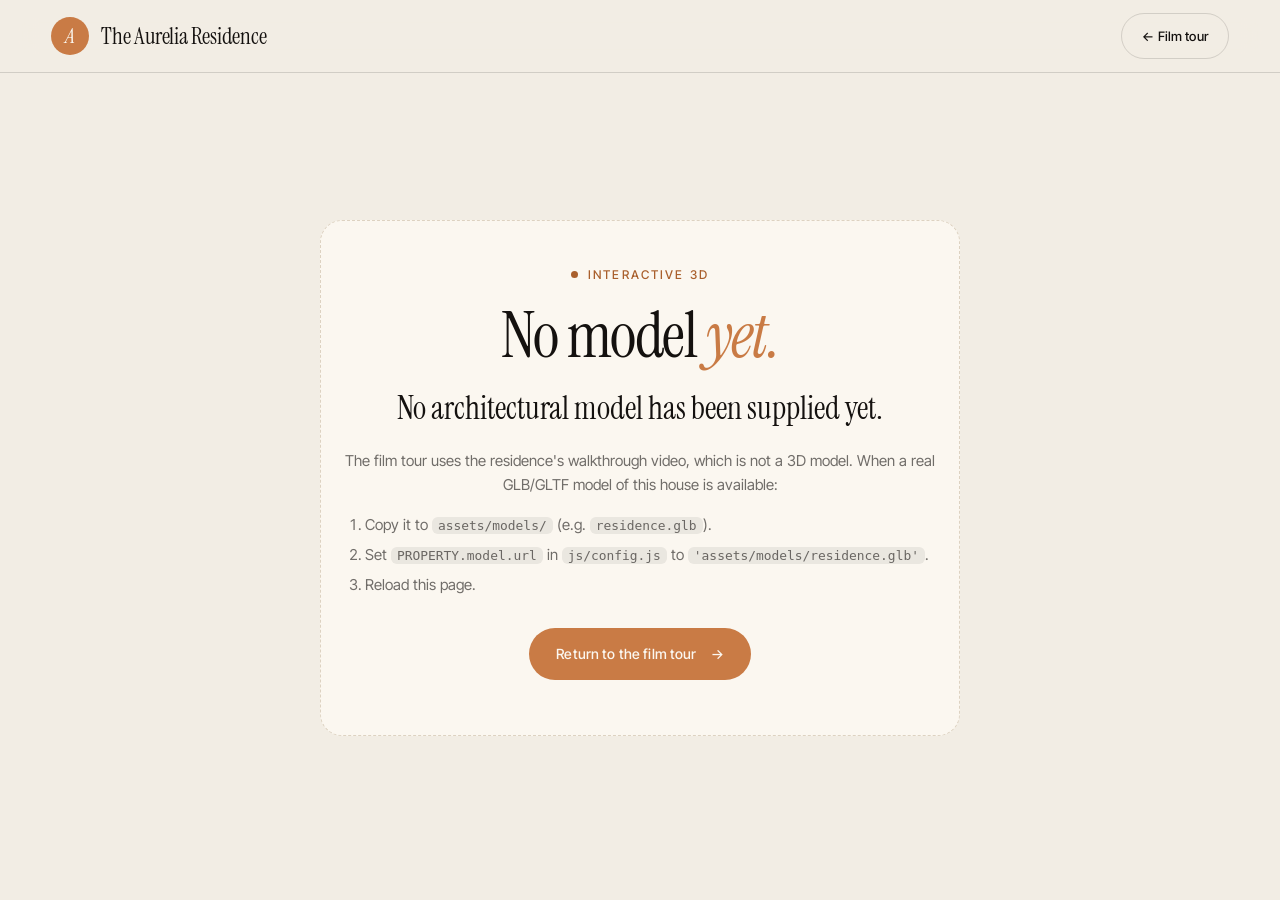
<file: explore-3d.html>
<!doctype html>
<html lang="en">
<head>
  <meta charset="utf-8">
  <meta name="viewport" content="width=device-width, initial-scale=1, viewport-fit=cover">
  <title>3D Model — The Aurelia Residence</title>
  <meta name="theme-color" content="#0f0e0c">
  <link rel="icon" href="data:image/svg+xml,%3Csvg xmlns='http://www.w3.org/2000/svg' viewBox='0 0 32 32'%3E%3Crect width='32' height='32' fill='%230f0e0c'/%3E%3Ctext x='16' y='23' font-family='Georgia,serif' font-size='20' fill='%23c9ab72' text-anchor='middle'%3EA%3C/text%3E%3C/svg%3E">
  <link rel="preconnect" href="https://fonts.googleapis.com">
  <link rel="preconnect" href="https://fonts.gstatic.com" crossorigin>
  <link href="https://fonts.googleapis.com/css2?family=Instrument+Serif:ital@0;1&family=Inter+Tight:wght@300;400;500;600&display=swap" rel="stylesheet">
  <link rel="stylesheet" href="css/styles.css">
  <style>
    body { min-height: 100vh; background: var(--bone); color: var(--ink); }
    .site-nav { grid-template-columns: 1fr auto; }
    .viewer__notice .display { font-size: clamp(40px, 5vw, 72px); margin-bottom: 16px; color: var(--ink); }
    .viewer__notice p:not(.eyebrow), .viewer__notice li { color: var(--muted); }
    .viewer__panel .display { color: var(--ivory); font-size: clamp(36px, 4vw, 60px); }
    .viewer { position: fixed; inset: 0; }
    .viewer canvas { display: block; width: 100%; height: 100%; touch-action: none; }
    .viewer__panel {
      position: fixed; left: var(--gutter); bottom: calc(32px + env(safe-area-inset-bottom));
      max-width: 520px; z-index: 5;
    }
    .viewer__panel p { color: var(--ivory-dim); margin: 16px 0 0; }
    .viewer__notice {
      position: fixed; inset: 0; display: grid; place-items: center; padding: 96px var(--gutter) 40px;
    }
    .viewer__notice .placeholder { max-width: 640px; }
    .viewer__notice ol { text-align: left; margin: 16px 0 0; padding-left: 20px; }
    .viewer__notice li { margin: 6px 0; }
    .viewer__status { position: fixed; right: var(--gutter); bottom: calc(32px + env(safe-area-inset-bottom)); font-size: 11px; letter-spacing: 0.2em; text-transform: uppercase; color: var(--ivory-dim); }
  </style>
  <script type="importmap">
    {
      "imports": {
        "three": "https://cdn.jsdelivr.net/npm/three@0.160.0/build/three.module.js",
        "three/addons/": "https://cdn.jsdelivr.net/npm/three@0.160.0/examples/jsm/"
      }
    }
  </script>
</head>
<body>
  <header class="site-nav is-light">
    <a class="wordmark" href="index.html" aria-label="Back to the film tour">
      <span class="wordmark__mark" aria-hidden="true" data-mark>A</span>
      <span class="wordmark__name" data-bind="name">The Aurelia Residence</span>
    </a>
    <div class="site-nav__actions">
      <a class="btn btn--pill" href="index.html"><span>&larr; Film tour</span></a>
    </div>
  </header>

  <main>
    <div class="viewer" data-viewer hidden></div>
    <div class="viewer__panel" data-panel hidden>
      <p class="eyebrow eyebrow--light">Interactive 3D</p>
      <h1 class="display">Explore the architecture.</h1>
      <p>Drag to orbit, scroll or pinch to zoom, right-drag to pan.</p>
    </div>
    <p class="viewer__status" data-status role="status"></p>

    <section class="viewer__notice" data-notice hidden>
      <div class="placeholder">
        <div>
          <p class="eyebrow">Interactive 3D</p>
          <h1 class="display">No model <em>yet.</em></h1>
          <strong>No architectural model has been supplied yet.</strong>
          <p>The film tour uses the residence's walkthrough video, which is not a 3D model. When a real GLB/GLTF model of this house is available:</p>
          <ol>
            <li>Copy it to <code>assets/models/</code> (e.g. <code>residence.glb</code>).</li>
            <li>Set <code>PROPERTY.model.url</code> in <code>js/config.js</code> to <code>'assets/models/residence.glb'</code>.</li>
            <li>Reload this page.</li>
          </ol>
          <p><a class="btn btn--accent" href="index.html" style="margin-top:16px"><span>Return to the film tour</span><i aria-hidden="true">&rarr;</i></a></p>
        </div>
      </div>
    </section>
  </main>

  <script type="module" src="js/three-viewer.js"></script>
</body>
</html>
</file>
<file: css/styles.css>
/* =========================================================
   The Aurelia Residence — cinematic scroll tour
   Theme: warm bone & copper, cinematic dark film
   ========================================================= */

@property --intro {
  syntax: '<number>';
  inherits: true;
  initial-value: 0;
}

:root {
  --bone: #f2ede4;
  --bone-2: #e8e0d3;
  --bone-3: #ddd2c1;
  --ink: #14110f;
  --ink-2: #221d19;
  --ink-3: #302924;
  --muted: rgba(20, 17, 15, 0.6);
  --line: rgba(20, 17, 15, 0.14);
  --ivory: #fbf7f0;
  --ivory-dim: rgba(251, 247, 240, 0.74);
  --ivory-line: rgba(251, 247, 240, 0.22);
  --copper: #c97b45;
  --copper-deep: #a95f2c;
  --copper-soft: #e8b78f;

  --serif: 'Instrument Serif', 'Cormorant Garamond', Georgia, 'Times New Roman', serif;
  --sans: 'Inter Tight', 'Inter', 'Helvetica Neue', Arial, sans-serif;

  --gutter: clamp(16px, 4vw, 64px);
  --nav-h: 84px;
  --radius: 22px;
  --ease: cubic-bezier(0.22, 1, 0.36, 1);
  --ease-io: cubic-bezier(0.76, 0, 0.24, 1);
  --intro: 0;
}
html.is-ready { --intro: 1; transition: --intro 1.6s var(--ease); }

*, *::before, *::after { box-sizing: border-box; }

html { -webkit-text-size-adjust: 100%; }
html.is-loading, html.is-loading body { overflow: hidden; }

/* Lenis smooth scroll */
html.lenis, html.lenis body { height: auto; }
.lenis.lenis-smooth { scroll-behavior: auto !important; }
.lenis.lenis-smooth [data-lenis-prevent] { overscroll-behavior: contain; }
.lenis.lenis-stopped { overflow: hidden; }

body {
  margin: 0;
  background: var(--ink);
  color: var(--ivory);
  font-family: var(--sans);
  font-weight: 400;
  font-size: 16px;
  line-height: 1.6;
  -webkit-font-smoothing: antialiased;
  overflow-x: clip;
}

img, video { display: block; max-width: 100%; }
a { color: inherit; }
button { font: inherit; color: inherit; }
em { font-style: italic; }

:focus-visible { outline: 2px solid var(--copper); outline-offset: 4px; border-radius: 4px; }

::selection { background: var(--copper); color: var(--ivory); }

.skip-link {
  position: fixed;
  left: var(--gutter);
  top: 12px;
  z-index: 300;
  padding: 10px 18px;
  border-radius: 999px;
  background: var(--ivory);
  color: var(--ink);
  font-size: 13px;
  text-decoration: none;
  transform: translateY(-200%);
  transition: transform 0.3s var(--ease);
}
.skip-link:focus { transform: none; }

.container { width: 100%; max-width: 1440px; margin: 0 auto; padding: 0 var(--gutter); }

/* ---------- Typography ---------- */

.eyebrow {
  display: inline-flex;
  align-items: center;
  gap: 10px;
  margin: 0 0 22px;
  font-size: 12px;
  font-weight: 500;
  letter-spacing: 0.18em;
  text-transform: uppercase;
  color: var(--copper-deep);
}
.eyebrow::before {
  content: '';
  width: 7px;
  height: 7px;
  border-radius: 50%;
  background: currentColor;
}
.eyebrow--light { color: var(--copper-soft); }

.display {
  margin: 0;
  font-family: var(--serif);
  font-weight: 400;
  font-size: clamp(46px, 7.4vw, 124px);
  line-height: 0.95;
  letter-spacing: -0.025em;
}
.display em { color: var(--copper); }
.display--light { color: var(--ivory); }
.display--light em { color: var(--copper-soft); }

.note { margin: 16px 0 0; max-width: 52ch; font-size: 14px; color: var(--muted); }

.tbc {
  display: inline-flex;
  align-items: center;
  padding: 3px 10px;
  border: 1px dashed currentColor;
  border-radius: 999px;
  color: var(--copper-deep);
  font-family: var(--sans);
  font-size: 11px;
  font-weight: 500;
  font-style: normal;
  letter-spacing: 0.1em;
  text-transform: uppercase;
  white-space: nowrap;
  line-height: 1.5;
}
.enquire__overlay .tbc { color: var(--copper-soft); }

code {
  padding: 1px 6px;
  border-radius: 6px;
  background: rgba(20, 17, 15, 0.07);
  font-size: 0.86em;
}

/* ---------- Buttons ---------- */

.btn {
  position: relative;
  display: inline-flex;
  align-items: center;
  justify-content: center;
  gap: 14px;
  min-height: 52px;
  padding: 0 26px;
  border: 1px solid transparent;
  border-radius: 999px;
  background: none;
  font-size: 14px;
  font-weight: 500;
  letter-spacing: 0.01em;
  text-decoration: none;
  cursor: pointer;
  overflow: hidden;
  isolation: isolate;
  transition: color 0.5s var(--ease), border-color 0.5s var(--ease);
}
.btn::before {
  /* fill sweeps up from the bottom on hover */
  content: '';
  position: absolute;
  inset: 0;
  z-index: -1;
  border-radius: inherit;
  transform: translateY(101%);
  transition: transform 0.6s var(--ease);
}
.btn:hover::before, .btn:focus-visible::before { transform: none; }
.btn i { font-style: normal; transition: transform 0.5s var(--ease); }
.btn:hover i { transform: translateX(4px); }
.btn > span, .btn > i { pointer-events: none; }

.btn--accent { background: var(--copper); color: var(--ivory); }
.btn--accent::before { background: var(--ink); }
.btn--lg { min-height: 60px; padding: 0 32px; font-size: 15px; }

.btn--pill { border-color: var(--ivory-line); color: var(--ivory); min-height: 46px; padding: 0 20px; font-size: 13px; }
.btn--pill::before { background: var(--ivory); }
.btn--pill:hover { color: var(--ink); }
.site-nav.is-light .btn--pill { border-color: var(--line); color: var(--ink); }
.site-nav.is-light .btn--pill::before { background: var(--ink); }
.site-nav.is-light .btn--pill:hover { color: var(--ivory); }

.round-btn {
  display: inline-grid;
  place-items: center;
  width: 54px;
  height: 54px;
  flex: none;
  border: 1px solid var(--line);
  border-radius: 50%;
  background: transparent;
  color: var(--ink);
  font-size: 18px;
  cursor: pointer;
  transition: background-color 0.4s var(--ease), color 0.4s var(--ease), border-color 0.4s var(--ease);
}
.round-btn:hover { background: var(--ink); color: var(--ivory); border-color: var(--ink); }
.round-btn--light { background: var(--ink); color: var(--ivory); border-color: var(--ink); }
.round-btn--light:hover { background: var(--copper); border-color: var(--copper); }
.round-btn:disabled { opacity: 0.35; cursor: default; }

/* ---------- Preloader ---------- */

.preloader {
  position: fixed;
  inset: 0;
  z-index: 400;
  display: grid;
  grid-template-rows: auto 1fr auto;
  padding: calc(28px + env(safe-area-inset-top)) var(--gutter) calc(28px + env(safe-area-inset-bottom));
  background: var(--ink);
  color: var(--ivory);
  clip-path: inset(0 0 0 0);
  transition: clip-path 1.2s var(--ease-io);
}
.preloader.is-done { clip-path: inset(0 0 100% 0); pointer-events: none; }
.preloader__top {
  display: flex;
  justify-content: space-between;
  gap: 16px;
  font-size: 12px;
  letter-spacing: 0.16em;
  text-transform: uppercase;
  color: var(--ivory-dim);
}
.preloader__brand { font-family: var(--serif); font-size: 22px; letter-spacing: 0; text-transform: none; color: var(--ivory); }
.preloader__count {
  align-self: end;
  justify-self: end;
  font-family: var(--serif);
  font-size: clamp(110px, 24vw, 360px);
  line-height: 0.8;
  letter-spacing: -0.04em;
  font-variant-numeric: tabular-nums;
  transition: transform 1s var(--ease-io), opacity 0.6s;
}
.preloader__count sup { font-size: 0.25em; vertical-align: top; margin-left: 8px; color: var(--copper); }
.preloader.is-done .preloader__count { transform: translateY(-30%); opacity: 0; }
.preloader__bar { height: 2px; margin-top: 28px; background: var(--ivory-line); overflow: hidden; border-radius: 2px; }
.preloader__bar i { display: block; height: 100%; background: var(--copper); transform-origin: 0 50%; transform: scaleX(0); transition: transform 0.4s var(--ease); }

/* ---------- Cursor ---------- */

.cursor {
  position: fixed;
  left: 0;
  top: 0;
  z-index: 350;
  width: 14px;
  height: 14px;
  margin: -7px 0 0 -7px;
  border-radius: 50%;
  background: var(--ivory);
  mix-blend-mode: difference;
  pointer-events: none;
  opacity: 0;
  display: grid;
  place-items: center;
  transition: width 0.45s var(--ease), height 0.45s var(--ease), margin 0.45s var(--ease), opacity 0.3s, background-color 0.3s;
  will-change: transform;
}
.cursor.is-active { opacity: 1; }
.cursor.is-hover { width: 54px; height: 54px; margin: -27px 0 0 -27px; }
.cursor.has-label {
  width: 92px;
  height: 92px;
  margin: -46px 0 0 -46px;
  background: var(--copper);
  mix-blend-mode: normal;
}
.cursor__label {
  font-size: 12px;
  font-weight: 500;
  letter-spacing: 0.08em;
  text-transform: uppercase;
  color: var(--ivory);
  opacity: 0;
  transition: opacity 0.3s;
}
.cursor.has-label .cursor__label { opacity: 1; }
.cursor.is-down { transform-origin: center; }

/* ---------- Navigation ---------- */

.site-nav {
  position: fixed;
  inset: 0 0 auto 0;
  z-index: 200;
  height: var(--nav-h);
  display: grid;
  grid-template-columns: 1fr auto 1fr;
  align-items: center;
  gap: 24px;
  padding: 0 var(--gutter);
  padding-top: env(safe-area-inset-top);
  color: var(--ivory);
  transition: transform 0.6s var(--ease), background-color 0.5s var(--ease), color 0.5s var(--ease), height 0.5s var(--ease);
}
.site-nav.is-light {
  height: 72px;
  color: var(--ink);
  background: rgba(242, 237, 228, 0.82);
  -webkit-backdrop-filter: blur(16px) saturate(1.4);
  backdrop-filter: blur(16px) saturate(1.4);
  box-shadow: 0 1px 0 var(--line);
}
.site-nav.is-hidden { transform: translateY(-110%); }
html.is-loading .site-nav { transform: translateY(-110%); }

.wordmark { display: flex; align-items: center; gap: 12px; text-decoration: none; justify-self: start; }
.wordmark__mark {
  display: grid;
  place-items: center;
  width: 38px;
  height: 38px;
  border-radius: 50%;
  background: var(--copper);
  color: var(--ivory);
  font-family: var(--serif);
  font-style: italic;
  font-size: 22px;
  line-height: 1;
  transition: transform 0.6s var(--ease);
}
.wordmark:hover .wordmark__mark { transform: rotate(-12deg) scale(1.06); }
.wordmark__name { font-family: var(--serif); font-size: 23px; letter-spacing: -0.01em; }

.site-nav__links { display: flex; gap: 6px; padding: 5px; border-radius: 999px; background: rgba(251, 247, 240, 0.08); -webkit-backdrop-filter: blur(10px); backdrop-filter: blur(10px); border: 1px solid var(--ivory-line); }
.site-nav.is-light .site-nav__links { background: rgba(20, 17, 15, 0.04); border-color: var(--line); }
.site-nav__links a {
  position: relative;
  padding: 8px 16px;
  border-radius: 999px;
  font-size: 13px;
  font-weight: 500;
  text-decoration: none;
  transition: background-color 0.35s var(--ease), color 0.35s var(--ease);
}
.site-nav__links a:hover, .site-nav__links a.is-current { background: var(--ivory); color: var(--ink); }
.site-nav.is-light .site-nav__links a:hover, .site-nav.is-light .site-nav__links a.is-current { background: var(--ink); color: var(--ivory); }

.site-nav__actions { display: flex; align-items: center; gap: 14px; justify-self: end; }

.menu-toggle {
  display: none;
  align-items: center;
  gap: 12px;
  min-height: 46px;
  padding: 0 6px 0 18px;
  border: 1px solid var(--ivory-line);
  border-radius: 999px;
  background: none;
  cursor: pointer;
  font-size: 13px;
  font-weight: 500;
}
.site-nav.is-light .menu-toggle { border-color: var(--line); }
.menu-toggle__icon { display: grid; place-content: center; gap: 5px; width: 34px; height: 34px; border-radius: 50%; background: var(--copper); }
.menu-toggle__icon i { display: block; width: 14px; height: 1.5px; background: var(--ivory); transition: transform 0.45s var(--ease); }
.menu-toggle[aria-expanded='true'] .menu-toggle__icon i:first-child { transform: translateY(3.25px) rotate(45deg); }
.menu-toggle[aria-expanded='true'] .menu-toggle__icon i:last-child { transform: translateY(-3.25px) rotate(-45deg); }

.menu {
  position: fixed;
  inset: 0;
  z-index: 190;
  display: grid;
  grid-template-columns: 1fr 1fr;
  background: var(--ink);
  color: var(--ivory);
  clip-path: inset(0 0 100% 0);
  transition: clip-path 0.9s var(--ease-io);
}
.menu[hidden] { display: none; }
.menu.is-open { clip-path: inset(0 0 0 0); }
.menu__media { position: relative; overflow: hidden; }
.menu__media img { width: 100%; height: 100%; object-fit: cover; opacity: 0.85; transform: scale(1.12); transition: transform 1.6s var(--ease), opacity 0.4s; }
.menu.is-open .menu__media img { transform: scale(1); }
.menu__media img.is-swapping { opacity: 0.2; }
.menu__inner { display: flex; align-items: center; padding: calc(var(--nav-h) + 24px) var(--gutter) 40px; }
.menu__list { list-style: none; margin: 0; padding: 0; width: 100%; }
.menu__list li { overflow: hidden; border-bottom: 1px solid var(--ivory-line); }
.menu__list a {
  display: flex;
  align-items: baseline;
  gap: 22px;
  padding: 10px 0;
  font-family: var(--serif);
  font-size: clamp(36px, 5vw, 72px);
  line-height: 1.05;
  text-decoration: none;
  transform: translateY(105%);
  transition: transform 0.9s var(--ease), color 0.3s;
}
.menu.is-open .menu__list a { transform: none; }
.menu__list li:nth-child(2) a { transition-delay: 0.05s; }
.menu__list li:nth-child(3) a { transition-delay: 0.1s; }
.menu__list li:nth-child(4) a { transition-delay: 0.15s; }
.menu__list li:nth-child(5) a { transition-delay: 0.2s; }
.menu__list li:nth-child(6) a { transition-delay: 0.25s; }
.menu__list li:nth-child(7) a { transition-delay: 0.3s; }
.menu__list a span { font-family: var(--sans); font-size: 12px; color: var(--copper-soft); letter-spacing: 0.1em; }
.menu__list a:hover { color: var(--copper-soft); font-style: italic; }

/* ---------- Tour ---------- */

.tour { position: relative; height: 1100vh; /* overwritten from config by JS */ }
.tour__sticky {
  --frame: 0;
  position: sticky;
  top: 0;
  height: 100vh;
  height: 100lvh;
  overflow: hidden;
  background: var(--ink);
}
@supports not (height: 100lvh) { .tour__sticky { height: 100vh; } }

.tour__frame {
  position: absolute;
  inset: 0;
  overflow: hidden;
  /* the film starts framed and expands to full-bleed as you begin scrolling */
  clip-path: inset(calc((1 - var(--frame)) * 14px) round calc((1 - var(--frame)) * 26px));
  will-change: clip-path;
}
.tour__media, .tour__media > * { position: absolute; inset: 0; width: 100%; height: 100%; }
.tour__media img, .tour__media video { object-fit: cover; }

.tour__poster { transform: scale(calc(1.08 - var(--intro) * 0.08)); }
.tour__video { opacity: 0; transition: opacity 0.8s var(--ease); background: transparent; }
.tour.is-video-ready .tour__video { opacity: 1; }

.tour__stills img { position: absolute; inset: 0; width: 100%; height: 100%; object-fit: cover; opacity: 0; transition: opacity 0.9s var(--ease); }
.tour__stills img.is-active { opacity: 1; }
.tour.is-video-ready .tour__stills { display: none; }

.tour__final { opacity: 0; will-change: opacity; filter: brightness(0.55) saturate(1.02); }
.tour__final:not([src]), .tour__final[src=''] { display: none; }

.tour__shade {
  background:
    linear-gradient(to top, rgba(12, 10, 8, 0.78) 0%, rgba(12, 10, 8, 0.2) 40%, rgba(12, 10, 8, 0) 62%),
    linear-gradient(to right, rgba(12, 10, 8, 0.45) 0%, rgba(12, 10, 8, 0) 58%),
    linear-gradient(to bottom, rgba(12, 10, 8, 0.42) 0%, rgba(12, 10, 8, 0) 18%);
  pointer-events: none;
}
.tour__grain {
  pointer-events: none;
  opacity: 0.07;
  mix-blend-mode: overlay;
  background-image: url("data:image/svg+xml,%3Csvg xmlns='http://www.w3.org/2000/svg' width='160' height='160'%3E%3Cfilter id='n'%3E%3CfeTurbulence type='fractalNoise' baseFrequency='0.9' numOctaves='2' stitchTiles='stitch'/%3E%3C/filter%3E%3Crect width='100%25' height='100%25' filter='url(%23n)'/%3E%3C/svg%3E");
}

/* Captions: word-by-word mask reveal driven by --p (0–1) from the scroll */
.tour__captions { position: absolute; inset: 0; pointer-events: none; }
.caption {
  position: absolute;
  left: var(--gutter);
  right: var(--gutter);
  bottom: clamp(120px, 18vh, 200px);
  max-width: 1000px;
  opacity: 0;
  visibility: hidden;
}
.caption.is-visible { visibility: visible; }
.caption__kicker {
  display: flex;
  align-items: center;
  gap: 14px;
  margin: 0 0 22px;
  font-size: 12px;
  font-weight: 500;
  letter-spacing: 0.16em;
  text-transform: uppercase;
  opacity: calc(var(--p, 0) * var(--intro));
}
.caption__count {
  padding: 5px 11px;
  border: 1px solid var(--ivory-line);
  border-radius: 999px;
  font-variant-numeric: tabular-nums;
  -webkit-backdrop-filter: blur(6px);
  backdrop-filter: blur(6px);
}
.caption__name { color: var(--copper-soft); }
.caption__title {
  margin: 0;
  font-family: var(--serif);
  font-weight: 400;
  font-size: clamp(50px, 8.6vw, 150px);
  line-height: 0.92;
  letter-spacing: -0.03em;
  text-shadow: 0 4px 40px rgba(0, 0, 0, 0.25);
}
.caption__title { word-spacing: 0.06em; }
.caption .w { display: inline-block; overflow: hidden; vertical-align: top; padding: 0 0.03em 0.1em; margin: 0 0 -0.1em; }
.caption .w:last-child { padding-left: 0.06em; padding-right: 0.08em; }
.caption .w > span,
.caption__subtitle,
.caption__cta {
  --wp: clamp(0, calc(var(--p, 0) * var(--intro) * 2.4 - var(--i, 0) * 0.13), 1);
}
.caption .w > span {
  display: inline-block;
  transform: translate3d(0, calc((1 - var(--wp)) * 108%), 0) rotate(calc((1 - var(--wp)) * 4deg));
  transform-origin: 0 100%;
}
.caption .w:last-child > span { font-style: italic; color: var(--copper-soft); }
.caption__subtitle {
  margin: 26px 0 0;
  max-width: 36ch;
  font-size: clamp(16px, 1.3vw, 19px);
  line-height: 1.55;
  color: var(--ivory-dim);
  opacity: var(--wp);
  transform: translate3d(0, calc((1 - var(--wp)) * 20px), 0);
}
.caption__cta { margin-top: 34px; pointer-events: auto; opacity: var(--wp); transform: translate3d(0, calc((1 - var(--wp)) * 20px), 0); }
.caption--final {
  left: 50%;
  right: auto;
  bottom: auto;
  top: 50%;
  width: min(1100px, calc(100% - 2 * var(--gutter)));
  text-align: center;
  translate: -50% -50%;
}
.caption--final .caption__kicker { justify-content: center; }
.caption--final .caption__subtitle { margin-left: auto; margin-right: auto; }

/* Big rolling scene number */
.tour__number {
  position: absolute;
  right: var(--gutter);
  bottom: 82px;
  height: 1em;
  overflow: hidden;
  font-family: var(--serif);
  font-style: italic;
  font-size: clamp(90px, 13vw, 220px);
  line-height: 1;
  color: transparent;
  -webkit-text-stroke: 1px rgba(251, 247, 240, 0.45);
  pointer-events: none;
  opacity: var(--intro);
}
.tour__number span { display: block; transition: transform 0.7s var(--ease); }
.tour__number span.from-below { transform: translateY(100%); transition: none; }
.tour__number span.from-above { transform: translateY(-100%); transition: none; }
.tour__number span.is-leaving { position: absolute; top: 0; right: 0; }
.tour__number span.to-above { transform: translateY(-100%); }
.tour__number span.to-below { transform: translateY(100%); }

/* Scene navigation */
.scene-nav { position: absolute; right: calc(var(--gutter) - 6px); top: 50%; transform: translateY(-50%); z-index: 5; opacity: var(--intro); }
.scene-nav ol { list-style: none; margin: 0; padding: 0; display: grid; gap: 2px; }
.scene-nav button {
  display: flex;
  align-items: center;
  justify-content: flex-end;
  gap: 12px;
  min-height: 30px;
  padding: 0 6px;
  border: 0;
  background: none;
  cursor: pointer;
  font-size: 12px;
  font-weight: 500;
  color: var(--ivory);
}
.scene-nav__text {
  padding: 4px 10px;
  border-radius: 999px;
  background: rgba(20, 17, 15, 0.45);
  -webkit-backdrop-filter: blur(8px);
  backdrop-filter: blur(8px);
  opacity: 0;
  transform: translateX(8px);
  transition: opacity 0.35s var(--ease), transform 0.35s var(--ease);
  white-space: nowrap;
}
.scene-nav__dot {
  width: 6px;
  height: 6px;
  border-radius: 999px;
  background: rgba(251, 247, 240, 0.5);
  transition: height 0.5s var(--ease), background-color 0.4s var(--ease);
}
.scene-nav button:hover .scene-nav__text,
.scene-nav button:focus-visible .scene-nav__text,
.scene-nav button[aria-current='step'] .scene-nav__text { opacity: 1; transform: none; }
.scene-nav button:hover .scene-nav__dot { background: var(--ivory); }
.scene-nav button[aria-current='step'] .scene-nav__dot { height: 26px; background: var(--copper); }

/* HUD */
.tour__hud {
  position: absolute;
  left: var(--gutter);
  right: var(--gutter);
  bottom: calc(30px + env(safe-area-inset-bottom));
  display: flex;
  align-items: center;
  gap: 22px;
  z-index: 5;
  font-size: 12px;
  font-weight: 500;
  opacity: var(--intro);
}
.scene-label { display: flex; align-items: baseline; gap: 10px; margin: 0; min-width: 170px; white-space: nowrap; transition: opacity 0.3s var(--ease), transform 0.3s var(--ease); }
.scene-label.is-changing { opacity: 0; transform: translateY(6px); }
.scene-label__count { color: var(--copper-soft); font-variant-numeric: tabular-nums; }
.tour__progress { flex: 1; height: 2px; border-radius: 2px; background: var(--ivory-line); overflow: hidden; }
.tour__progress i { display: block; height: 100%; background: linear-gradient(90deg, var(--copper), var(--copper-soft)); transform-origin: 0 50%; transform: scaleX(0); }
.tour__timecode { display: inline-flex; align-items: center; gap: 8px; font-variant-numeric: tabular-nums; color: var(--ivory-dim); }
.rec { width: 7px; height: 7px; border-radius: 50%; background: #e2553b; animation: pulse 1.6s ease-in-out infinite; }
@keyframes pulse { 50% { opacity: 0.25; } }

/* Scroll cue */
.scroll-cue {
  position: absolute;
  left: 50%;
  bottom: calc(84px + env(safe-area-inset-bottom));
  display: grid;
  justify-items: center;
  gap: 12px;
  font-size: 12px;
  font-weight: 500;
  color: var(--ivory-dim);
  transform: translateX(-50%);
  transition: opacity 0.6s var(--ease), transform 0.6s var(--ease);
  opacity: var(--intro);
}
.scroll-cue__mouse { width: 26px; height: 40px; border: 1.5px solid var(--ivory-dim); border-radius: 14px; display: grid; justify-items: center; padding-top: 7px; }
.scroll-cue__mouse i { width: 3px; height: 8px; border-radius: 3px; background: var(--copper-soft); animation: wheel 1.8s var(--ease) infinite; }
@keyframes wheel { 0% { transform: translateY(0); opacity: 1; } 70% { transform: translateY(12px); opacity: 0; } 100% { opacity: 0; } }
.scroll-cue.is-hidden { opacity: 0; transform: translate(-50%, 12px); }

/* ---------- After the film ---------- */

.after {
  position: relative;
  z-index: 2;
  margin-top: -40px;
  border-radius: 40px 40px 0 0;
  background: var(--bone);
  color: var(--ink);
  box-shadow: 0 -30px 80px rgba(0, 0, 0, 0.35);
}
.section { position: relative; padding: clamp(96px, 11vw, 170px) 0; }

/* Reveal system */
[data-reveal] { opacity: 0; transform: translate3d(0, 46px, 0); transition: opacity 1.1s var(--ease), transform 1.1s var(--ease); transition-delay: var(--delay, 0s); }
[data-reveal].is-in { opacity: 1; transform: none; }
/* The clip lives on the children: IntersectionObserver ignores elements whose own clip-path hides them. */
[data-reveal='mask'] { opacity: 1; transform: none; background: transparent !important; }
[data-reveal='mask'] > * { clip-path: inset(100% 0 0 0); transition: clip-path 1.5s var(--ease-io); }
[data-reveal='mask'].is-in > * { clip-path: inset(0 0 0 0); }
[data-reveal='mask'] > img { transform: scale(1.35); transition: clip-path 1.5s var(--ease-io), transform 2s var(--ease); }
[data-reveal='mask'].is-in > img { transform: scale(1.12); }

[data-split] .sw { display: inline-block; overflow: hidden; vertical-align: top; padding: 0 0.05em 0.12em; margin: 0 -0.05em -0.12em; }
[data-split] .sw > span { display: inline-block; transform: translate3d(0, 110%, 0) rotate(5deg); transform-origin: 0 100%; transition: transform 1.2s var(--ease); transition-delay: calc(var(--i) * 0.06s); }
[data-split].is-in .sw > span { transform: none; }

/* Intro */
.statement {
  margin: 0;
  max-width: 22ch;
  font-family: var(--serif);
  font-weight: 400;
  font-size: clamp(36px, 5.2vw, 84px);
  line-height: 1.04;
  letter-spacing: -0.02em;
}
.statement .fw { transition: opacity 0.4s linear, color 0.4s linear; opacity: 0.16; }
.statement .fw.is-lit { opacity: 1; }
.statement .fw.is-accent.is-lit { color: var(--copper); font-style: italic; }

.intro__grid {
  display: grid;
  grid-template-columns: repeat(12, minmax(0, 1fr));
  gap: clamp(20px, 3vw, 48px);
  margin-top: clamp(64px, 9vw, 140px);
  align-items: start;
}
.intro__img { position: relative; margin: 0; overflow: hidden; border-radius: var(--radius); background: var(--bone-2); }
.intro__img img { width: 100%; height: 100%; object-fit: cover; }
.intro__img--a { grid-column: 1 / span 7; aspect-ratio: 5 / 4; }
.intro__body { grid-column: 9 / span 4; padding-top: 24px; }
.intro__img--b { grid-column: 9 / span 4; aspect-ratio: 4 / 5; margin-top: -10%; }
.intro__img--a { grid-row: 1; }
.intro__body { grid-row: 1; }
.intro__img--b { grid-row: 2; }
.intro__aside { grid-column: 1 / span 7; grid-row: 2; align-self: center; padding: 24px 6% 0 0; }
.intro__quote {
  margin: 0;
  font-family: var(--serif);
  font-weight: 400;
  font-size: clamp(32px, 3.4vw, 54px);
  line-height: 1.08;
  letter-spacing: -0.015em;
}
.intro__quote em { color: var(--copper); }
.intro__text { margin: 24px 0 0; max-width: 48ch; font-size: 17px; color: var(--muted); }
.intro__stats { list-style: none; display: grid; grid-template-columns: repeat(3, minmax(0, 1fr)); gap: 16px; margin: 40px 0 0; padding: 28px 0 0; border-top: 1px solid var(--line); }
.intro__stats b { display: block; font-family: var(--serif); font-weight: 400; font-size: clamp(44px, 4.4vw, 68px); line-height: 1; color: var(--ink); font-variant-numeric: tabular-nums; }
.intro__stats span { display: block; margin-top: 8px; font-size: 13px; color: var(--muted); }
.intro__actions { display: flex; flex-wrap: wrap; align-items: center; gap: 24px; margin-top: 40px; }
.link-arrow { display: inline-flex; align-items: center; gap: 10px; font-size: 14px; font-weight: 500; text-decoration: none; padding-bottom: 4px; background: linear-gradient(currentColor, currentColor) 0 100% / 100% 1px no-repeat; transition: background-size 0.5s var(--ease), color 0.3s; }
.link-arrow:hover { color: var(--copper-deep); background-size: 0% 1px; background-position: 100% 100%; }
.link-arrow i { font-style: normal; font-size: 18px; transition: transform 0.6s var(--ease); }
.link-arrow:hover i { transform: rotate(-180deg); }
.prose p { margin: 0 0 1.1em; font-size: 17px; color: var(--muted); max-width: 46ch; }
.prose p:first-child { font-family: var(--serif); font-size: clamp(26px, 2.3vw, 34px); line-height: 1.2; color: var(--ink); }

.facts { display: grid; grid-template-columns: repeat(2, minmax(0, 1fr)); gap: 0; margin: 36px 0 0; border-top: 1px solid var(--line); }
.facts div { padding: 20px 12px 20px 0; border-bottom: 1px solid var(--line); }
.facts dt { font-size: 12px; font-weight: 500; letter-spacing: 0.08em; text-transform: uppercase; color: var(--muted); }
.facts dd { margin: 10px 0 0; font-family: var(--serif); font-size: 34px; line-height: 1; }

/* Marquee */
.marquee { overflow: hidden; padding: clamp(24px, 4vw, 56px) 0; border-block: 1px solid var(--line); background: var(--bone); }
.marquee__track { display: flex; width: max-content; will-change: transform; }
.marquee__track span {
  display: inline-flex;
  align-items: center;
  gap: clamp(24px, 3vw, 48px);
  padding-right: clamp(24px, 3vw, 48px);
  font-family: var(--serif);
  font-size: clamp(56px, 9vw, 150px);
  line-height: 1;
  letter-spacing: -0.02em;
  white-space: nowrap;
}
.marquee__track span::after { content: '✦'; font-size: 0.35em; color: var(--copper); }
.marquee__track span.o { color: transparent; -webkit-text-stroke: 1.2px var(--ink); font-style: italic; }
.marquee__track em { color: var(--copper); }

/* Rooms carousel */
.rooms__head { display: flex; align-items: flex-end; justify-content: space-between; gap: 32px; flex-wrap: wrap; margin-bottom: clamp(40px, 5vw, 72px); }
.carousel-ctrl { display: flex; align-items: center; gap: 12px; }
.carousel-ctrl__count { margin-right: 12px; font-size: 14px; color: var(--muted); font-variant-numeric: tabular-nums; }
.carousel-ctrl__count b { font-family: var(--serif); font-size: 34px; font-weight: 400; color: var(--ink); }

.rail {
  overflow-x: auto;
  overflow-y: hidden;
  scroll-snap-type: x mandatory;
  scroll-padding-left: max(var(--gutter), calc((100vw - 1440px) / 2 + var(--gutter)));
  scrollbar-width: none;
  cursor: grab;
  outline-offset: -4px;
}
.rail::-webkit-scrollbar { display: none; }
.rail.is-dragging { cursor: grabbing; scroll-snap-type: none; }
.rail.is-dragging * { pointer-events: none; }
.rail__track {
  list-style: none;
  display: flex;
  gap: clamp(14px, 1.6vw, 24px);
  margin: 0;
  padding: 0 max(var(--gutter), calc((100vw - 1440px) / 2 + var(--gutter)));
  width: max-content;
}
.room {
  position: relative;
  flex: none;
  width: clamp(280px, 30vw, 460px);
  aspect-ratio: 3 / 4;
  border-radius: var(--radius);
  overflow: hidden;
  background: var(--ink-2);
  color: var(--ivory);
  scroll-snap-align: start;
  transform: translateZ(0);
}
.room__img { position: absolute; inset: 0 -12%; width: 124%; max-width: none; height: 100%; object-fit: cover; will-change: transform; transition: scale 1.2s var(--ease); }
.room:hover .room__img { scale: 1.05; }
.room::after { content: ''; position: absolute; inset: 0; background: linear-gradient(to top, rgba(12, 10, 8, 0.86) 0%, rgba(12, 10, 8, 0.12) 52%, rgba(12, 10, 8, 0.15) 100%); pointer-events: none; }
.room__body { position: absolute; inset: auto 0 0 0; z-index: 2; padding: clamp(20px, 2vw, 30px); display: grid; gap: 10px; }
.room__num { position: absolute; top: clamp(18px, 2vw, 26px); left: clamp(20px, 2vw, 30px); z-index: 2; font-family: var(--serif); font-style: italic; font-size: 26px; }
.room__title { margin: 0; font-family: var(--serif); font-weight: 400; font-size: clamp(32px, 2.8vw, 46px); line-height: 1; }
.room__blurb { margin: 0; font-size: 14px; line-height: 1.5; color: var(--ivory-dim); max-width: 34ch; }
.room__btn {
  justify-self: start;
  display: inline-flex;
  align-items: center;
  gap: 10px;
  margin-top: 6px;
  padding: 10px 16px;
  border: 1px solid var(--ivory-line);
  border-radius: 999px;
  background: rgba(251, 247, 240, 0.1);
  -webkit-backdrop-filter: blur(8px);
  backdrop-filter: blur(8px);
  font-size: 13px;
  font-weight: 500;
  cursor: pointer;
  transition: background-color 0.4s var(--ease), color 0.4s var(--ease);
}
.room__btn:hover { background: var(--ivory); color: var(--ink); }
.room__btn b { display: inline-grid; place-items: center; width: 20px; height: 20px; border-radius: 50%; background: var(--copper); color: var(--ivory); font-size: 9px; }
.rail__progress { height: 2px; margin-top: 36px; background: var(--line); border-radius: 2px; overflow: hidden; }
.rail__progress i { display: block; height: 100%; background: var(--ink); transform-origin: 0 50%; transform: scaleX(0); transition: transform 0.2s linear; }

/* Gallery slideshow */
.gallery { background: var(--bone-2); }
.gallery__head { margin-bottom: clamp(40px, 5vw, 72px); }
.show { position: relative; outline-offset: 6px; border-radius: var(--radius); }
.show__stage {
  position: relative;
  aspect-ratio: 16 / 9;
  max-height: 80vh;
  width: 100%;
  border-radius: var(--radius);
  overflow: hidden;
  background: var(--ink);
  cursor: pointer;
  touch-action: pan-y;
  user-select: none;
}
.show__slide { position: absolute; inset: 0; margin: 0; clip-path: inset(0 0 0 0); }
.show__slide img { width: 100%; height: 100%; object-fit: cover; }
.show__slide.is-active { z-index: 2; }
.show__slide.is-active img { animation: kenburns 9s ease-out forwards; }
.show__slide.enter-next { animation: wipe-next 1.15s var(--ease-io) forwards; }
.show__slide.enter-prev { animation: wipe-prev 1.15s var(--ease-io) forwards; }
.show__slide.is-prev { z-index: 1; }
.show__slide.is-prev img { animation: slide-dim 1.15s var(--ease-io) forwards; }
@keyframes wipe-next { from { clip-path: inset(0 0 0 100%); } to { clip-path: inset(0 0 0 0); } }
@keyframes wipe-prev { from { clip-path: inset(0 100% 0 0); } to { clip-path: inset(0 0 0 0); } }
@keyframes kenburns { from { transform: scale(1.08); } to { transform: scale(1); } }
@keyframes slide-dim { to { transform: scale(1.04); filter: brightness(0.6); } }

.show__bar { display: flex; align-items: center; justify-content: space-between; gap: 20px; margin-top: 22px; flex-wrap: wrap; }
.show__caption { display: flex; align-items: center; gap: 18px; min-width: 0; }
.show__index { font-family: var(--serif); font-style: italic; font-size: 52px; line-height: 1; color: var(--copper); font-variant-numeric: tabular-nums; }
.show__text { display: grid; }
.show__text b { font-family: var(--serif); font-weight: 400; font-size: 28px; line-height: 1.1; }
.show__text small { font-size: 12px; font-weight: 500; letter-spacing: 0.1em; text-transform: uppercase; color: var(--muted); }
.show__caption.is-changing .show__text, .show__caption.is-changing .show__index { opacity: 0; transform: translateY(10px); }
.show__text, .show__index { transition: opacity 0.4s var(--ease), transform 0.4s var(--ease); }
.show__ctrls { display: flex; gap: 10px; }
.show__timer { height: 2px; margin-top: 18px; background: var(--line); border-radius: 2px; overflow: hidden; }
.show__timer i { display: block; height: 100%; background: var(--copper); transform-origin: 0 50%; transform: scaleX(0); }
.show__timer i.is-running { animation: timer var(--dur, 6s) linear forwards; }
.show.is-paused .show__timer i { animation-play-state: paused; }
@keyframes timer { to { transform: scaleX(1); } }
.show__thumbs { list-style: none; display: flex; gap: 10px; margin: 18px 0 0; padding: 4px 2px 8px; overflow-x: auto; scrollbar-width: none; }
.show__thumbs::-webkit-scrollbar { display: none; }
.show__thumbs button {
  display: block;
  width: 116px;
  aspect-ratio: 16 / 9;
  padding: 0;
  border: 0;
  border-radius: 10px;
  overflow: hidden;
  cursor: pointer;
  opacity: 0.5;
  outline: 2px solid transparent;
  outline-offset: 2px;
  transition: opacity 0.4s var(--ease), outline-color 0.4s var(--ease), transform 0.4s var(--ease);
}
.show__thumbs button:hover { opacity: 0.85; transform: translateY(-2px); }
.show__thumbs button[aria-current='true'] { opacity: 1; outline-color: var(--copper); }
.show__thumbs img { width: 100%; height: 100%; object-fit: cover; }

/* Feature rows with hover image */
.features__head { margin-bottom: clamp(40px, 5vw, 72px); }
.feature-rows { list-style: none; margin: 0; padding: 0; border-top: 1px solid var(--line); counter-reset: f; }
.feature-row {
  position: relative;
  display: grid;
  grid-template-columns: 70px minmax(0, 1.2fr) minmax(0, 1fr) 48px;
  align-items: center;
  gap: 20px;
  padding: clamp(22px, 2.4vw, 34px) 12px;
  border-bottom: 1px solid var(--line);
  overflow: hidden;
  isolation: isolate;
  transition: color 0.5s var(--ease), padding 0.5s var(--ease);
}
.feature-row::before { content: ''; position: absolute; inset: 0; z-index: -1; background: var(--ink); transform: scaleY(0); transform-origin: 50% 100%; transition: transform 0.6s var(--ease); }
.feature-row:hover, .feature-row:focus-within { color: var(--ivory); padding-left: 28px; }
.feature-row:hover::before, .feature-row:focus-within::before { transform: scaleY(1); }
.feature-row__num { font-family: var(--serif); font-style: italic; font-size: 22px; color: var(--copper); }
.feature-row__title { margin: 0; font-family: var(--serif); font-weight: 400; font-size: clamp(28px, 3.4vw, 52px); line-height: 1.05; }
.feature-row__note { margin: 0; font-size: 15px; color: var(--muted); transition: color 0.5s var(--ease); }
.feature-row:hover .feature-row__note { color: var(--ivory-dim); }
.feature-row__arrow { justify-self: end; display: grid; place-items: center; width: 44px; height: 44px; border-radius: 50%; border: 1px solid var(--line); transition: transform 0.5s var(--ease), background-color 0.4s, border-color 0.4s; }
.feature-row:hover .feature-row__arrow { transform: rotate(-45deg); background: var(--copper); border-color: var(--copper); }
.feature-row__thumb { display: none; }

.hover-img {
  position: fixed;
  left: 0;
  top: 0;
  z-index: 50;
  width: clamp(240px, 22vw, 360px);
  aspect-ratio: 4 / 3;
  border-radius: 16px;
  overflow: hidden;
  pointer-events: none;
  opacity: 0;
  scale: 0.6;
  transition: opacity 0.35s var(--ease), scale 0.5s var(--ease);
  box-shadow: 0 30px 60px rgba(0, 0, 0, 0.35);
  will-change: transform;
}
.hover-img.is-on { opacity: 1; scale: 1; }
.hover-img img { width: 100%; height: 100%; object-fit: cover; }

/* Details tabs */
.details { background: var(--bone); }
.details__head { margin-bottom: clamp(40px, 5vw, 64px); }
.tabs__list { position: relative; display: flex; gap: 4px; padding: 6px; border-radius: 999px; background: var(--bone-2); width: max-content; max-width: 100%; overflow-x: auto; scrollbar-width: none; }
.tabs__list::-webkit-scrollbar { display: none; }
.tabs__list button {
  position: relative;
  z-index: 1;
  padding: 12px 22px;
  border: 0;
  border-radius: 999px;
  background: none;
  font-size: 14px;
  font-weight: 500;
  white-space: nowrap;
  cursor: pointer;
  transition: color 0.4s var(--ease);
}
.tabs__list button[aria-selected='true'] { color: var(--ivory); }
.tabs__ink { position: absolute; top: 6px; bottom: 6px; left: 0; width: 0; border-radius: 999px; background: var(--ink); transition: transform 0.55s var(--ease), width 0.55s var(--ease); }
.tabs__panel { margin-top: 40px; animation: panel-in 0.7s var(--ease); }
.tabs__panel[hidden] { display: none; }
@keyframes panel-in { from { opacity: 0; transform: translateY(18px); } to { opacity: 1; transform: none; } }

.spec-grid { display: grid; grid-template-columns: repeat(auto-fill, minmax(240px, 1fr)); gap: 14px; margin: 28px 0 0; }
.spec-grid div { padding: 24px; border-radius: 18px; background: var(--ivory); border: 1px solid var(--line); transition: transform 0.5s var(--ease), box-shadow 0.5s var(--ease); }
.spec-grid div:hover { transform: translateY(-4px); box-shadow: 0 20px 40px rgba(20, 17, 15, 0.08); }
.spec-grid dt { font-size: 12px; font-weight: 500; letter-spacing: 0.08em; text-transform: uppercase; color: var(--muted); }
.spec-grid dd { margin: 14px 0 0; font-family: var(--serif); font-size: 32px; line-height: 1.05; }

.chip-list { list-style: none; display: flex; flex-wrap: wrap; gap: 10px; margin: 0; padding: 0; }
.chip-list li { padding: 12px 20px; border-radius: 999px; background: var(--ivory); border: 1px solid var(--line); font-size: 15px; }

.placeholder { display: grid; place-items: center; min-height: 280px; padding: 40px 24px; border: 1.5px dashed var(--bone-3); border-radius: var(--radius); text-align: center; color: var(--muted); font-size: 15px; background: var(--ivory); }
.placeholder strong { display: block; margin-bottom: 8px; font-family: var(--serif); font-weight: 400; font-size: 32px; color: var(--ink); }
.plans__grid { display: grid; grid-template-columns: repeat(auto-fit, minmax(300px, 1fr)); gap: 20px; }
.plans__grid figure { margin: 0; padding: 20px; border-radius: var(--radius); background: var(--ivory); }
.plans__grid figcaption { margin-top: 12px; font-size: 13px; font-weight: 500; }
.location__address { margin: 0 0 16px; font-family: var(--serif); font-size: 32px; }
.location__map { width: 100%; aspect-ratio: 16 / 9; border: 0; border-radius: var(--radius); }

/* 3D card */
.model { padding-top: 0; }
.model__card {
  position: relative;
  display: flex;
  align-items: flex-end;
  justify-content: space-between;
  gap: 24px;
  min-height: clamp(300px, 34vw, 460px);
  padding: clamp(24px, 4vw, 56px);
  border-radius: 32px;
  overflow: hidden;
  color: var(--ivory);
  text-decoration: none;
  isolation: isolate;
}
.model__card img { position: absolute; inset: -10% 0; z-index: -2; width: 100%; height: 120%; object-fit: cover; transition: scale 1.4s var(--ease); }
.model__card::before { content: ''; position: absolute; inset: 0; z-index: -1; background: linear-gradient(to top, rgba(12, 10, 8, 0.82), rgba(12, 10, 8, 0.25)); }
.model__card:hover img { scale: 1.05; }
.model__text { display: grid; gap: 4px; max-width: 640px; }
.model__title { font-family: var(--serif); font-size: clamp(38px, 4.6vw, 72px); line-height: 1; }
.model__status { margin-top: 10px; font-size: 15px; color: var(--ivory-dim); }
.model__arrow { display: grid; place-items: center; flex: none; width: clamp(64px, 7vw, 96px); height: clamp(64px, 7vw, 96px); border-radius: 50%; background: var(--copper); font-size: 28px; transition: transform 0.6s var(--ease); }
.model__card:hover .model__arrow { transform: rotate(45deg) scale(1.06); }

/* Enquire */
.enquire { padding: 0; background: var(--bone); }
.enquire__grid { display: grid; grid-template-columns: minmax(0, 1fr) minmax(0, 1fr); min-height: 100vh; }
.enquire__visual { position: relative; overflow: hidden; border-radius: 0 var(--radius) var(--radius) 0; min-height: 560px; }
.enquire__visual[data-reveal='mask'] > * { clip-path: inset(0 100% 0 0); }
.enquire__visual[data-reveal='mask'].is-in > * { clip-path: inset(0 0 0 0); }
.enquire__visual > img { position: absolute; inset: -4% 0; width: 100%; max-width: none; height: 108%; object-fit: cover; object-position: 50% 45%; }
/* No zoom on this image once revealed — keeps it pin-sharp. */
.enquire__visual.is-in > img { transform: none; }
.enquire__overlay {
  position: absolute;
  inset: 0;
  display: flex;
  flex-direction: column;
  justify-content: flex-end;
  padding: clamp(28px, 4vw, 64px);
  background: linear-gradient(to top, rgba(12, 10, 8, 0.82) 0%, rgba(12, 10, 8, 0.45) 30%, rgba(12, 10, 8, 0) 58%);
  color: var(--ivory);
}
.contact-list { display: grid; grid-template-columns: repeat(3, auto); justify-content: start; gap: 28px; margin: 36px 0 0; }
.contact-list dt { font-size: 11px; font-weight: 500; letter-spacing: 0.12em; text-transform: uppercase; color: var(--ivory-dim); }
.contact-list dd { margin: 6px 0 0; font-size: 15px; }

.form { display: grid; align-content: center; gap: 26px; padding: clamp(48px, 6vw, 110px) clamp(20px, 5vw, 96px); }
.form__lead { margin: 0 0 8px; font-family: var(--serif); font-size: clamp(26px, 2.4vw, 36px); line-height: 1.2; max-width: 26ch; }
.form__row { display: grid; grid-template-columns: 1fr 1fr; gap: 26px; }
.field { position: relative; display: block; }
.field input, .field textarea {
  width: 100%;
  padding: 26px 0 10px;
  border: 0;
  border-bottom: 1.5px solid var(--line);
  border-radius: 0;
  background: transparent;
  color: var(--ink);
  font: inherit;
  font-size: 17px;
  transition: border-color 0.3s var(--ease);
  color-scheme: light;
}
.field textarea { resize: vertical; min-height: 92px; }
.field > span {
  position: absolute;
  left: 0;
  top: 26px;
  font-size: 16px;
  color: var(--muted);
  pointer-events: none;
  transform-origin: 0 0;
  transition: transform 0.4s var(--ease), color 0.4s var(--ease);
}
.field input:focus + span, .field textarea:focus + span,
.field input:not(:placeholder-shown) + span, .field textarea:not(:placeholder-shown) + span,
.field--date > span { transform: translateY(-24px) scale(0.78); color: var(--copper-deep); }
.field input:focus, .field textarea:focus { outline: none; border-bottom-color: var(--ink); }
.field::after { content: ''; position: absolute; left: 0; right: 0; bottom: 0; height: 1.5px; background: var(--copper); transform: scaleX(0); transform-origin: 0 50%; transition: transform 0.6s var(--ease); }
.field:focus-within::after { transform: scaleX(1); }
.field.is-invalid input, .field.is-invalid textarea { border-bottom-color: #c4482f; }
.field.is-invalid > span { color: #c4482f; }

.chips { display: flex; flex-wrap: wrap; align-items: center; gap: 10px; margin: 0; padding: 0; border: 0; }
.chips legend { float: left; margin-right: 10px; font-size: 14px; color: var(--muted); }
.chips label { position: relative; cursor: pointer; }
.chips input { position: absolute; opacity: 0; inset: 0; cursor: pointer; }
.chips span { display: inline-block; padding: 10px 18px; border: 1px solid var(--line); border-radius: 999px; font-size: 14px; transition: background-color 0.35s var(--ease), color 0.35s var(--ease), border-color 0.35s; }
.chips input:checked + span { background: var(--ink); border-color: var(--ink); color: var(--ivory); }
.chips input:focus-visible + span { outline: 2px solid var(--copper); outline-offset: 3px; }

.check { display: flex; align-items: flex-start; gap: 12px; font-size: 14px; color: var(--muted); cursor: pointer; }
.check input { appearance: none; flex: none; width: 20px; height: 20px; margin: 1px 0 0; border: 1.5px solid var(--line); border-radius: 6px; display: grid; place-items: center; cursor: pointer; transition: background-color 0.3s, border-color 0.3s; }
.check input::after { content: '✓'; font-size: 13px; color: var(--ivory); transform: scale(0); transition: transform 0.3s var(--ease); }
.check input:checked { background: var(--copper); border-color: var(--copper); }
.check input:checked::after { transform: scale(1); }
.check.is-invalid { color: #c4482f; }
.check.is-invalid input { border-color: #c4482f; }
.form .btn { justify-self: start; }
.form .btn.is-sending i { animation: spin 0.9s linear infinite; }
@keyframes spin { to { transform: rotate(360deg); } }
.form__status { margin: 0; min-height: 1.6em; font-size: 15px; color: var(--copper-deep); }
.form__status.is-error { color: #c4482f; }

/* Footer */
.footer { position: relative; z-index: 2; padding: clamp(72px, 9vw, 120px) 0 calc(28px + env(safe-area-inset-bottom)); background: var(--ink); color: var(--ivory); overflow: hidden; }
.footer__top { display: flex; align-items: flex-start; justify-content: space-between; gap: 32px; }
.footer__note { margin: 0; max-width: 52ch; font-size: 14px; color: var(--ivory-dim); }
.footer .round-btn--light { background: var(--ivory); color: var(--ink); border-color: var(--ivory); }
.footer .round-btn--light:hover { background: var(--copper); color: var(--ivory); border-color: var(--copper); }
.footer__giant {
  margin: clamp(40px, 6vw, 90px) 0 0;
  font-family: var(--serif);
  font-style: italic;
  font-size: clamp(110px, 25vw, 420px);
  line-height: 0.82;
  letter-spacing: -0.05em;
  text-align: center;
  color: var(--copper);
}
.footer__giant .sw { display: inline-block; overflow: hidden; vertical-align: top; padding: 0 0.06em 0.08em; margin: 0 -0.06em -0.08em; }
.footer__giant .sw > span {
  display: inline-block;
  background: linear-gradient(180deg, var(--copper-soft) 0%, var(--copper) 55%, var(--copper-deep) 100%);
  -webkit-background-clip: text;
  background-clip: text;
  color: transparent;
  transform: translate3d(0, 105%, 0); transition: transform 1.3s var(--ease); transition-delay: calc(var(--i) * 0.05s); }
.footer__giant.is-in .sw > span { transform: none; }
.footer__bottom { display: flex; justify-content: space-between; gap: 20px; margin-top: 32px; padding-top: 22px; border-top: 1px solid var(--ivory-line); font-size: 13px; color: var(--ivory-dim); }
.footer__bottom a { text-decoration: none; }
.footer__bottom a:hover { color: var(--copper-soft); }

/* Lightbox */
.lightbox { width: 100vw; height: 100vh; max-width: none; max-height: none; margin: 0; padding: 0; border: 0; background: rgba(12, 10, 8, 0.97); color: var(--ivory); }
.lightbox[open] { animation: fade-in 0.4s var(--ease); }
@keyframes fade-in { from { opacity: 0; } }
.lightbox::backdrop { background: rgba(12, 10, 8, 0.7); }
.lightbox figure { height: 100%; margin: 0; display: grid; place-items: center; align-content: center; gap: 16px; padding: 72px var(--gutter) 40px; }
.lightbox img { max-height: calc(100vh - 160px); width: auto; object-fit: contain; border-radius: 12px; }
.lightbox figcaption { font-size: 13px; color: var(--ivory-dim); }
.lightbox .round-btn { position: absolute; top: 50%; transform: translateY(-50%); background: rgba(251, 247, 240, 0.1); border-color: var(--ivory-line); }
.lightbox__prev { left: var(--gutter); }
.lightbox__next { right: var(--gutter); }
.lightbox__close { position: absolute; right: var(--gutter); top: 20px; min-height: 44px; padding: 0 18px; border: 1px solid var(--ivory-line); border-radius: 999px; background: none; cursor: pointer; font-size: 13px; }
.lightbox__close:hover { background: var(--ivory); color: var(--ink); }

/* ---------- Responsive ---------- */

@media (max-width: 1100px) {
  .site-nav { grid-template-columns: 1fr auto; }
  .site-nav__links { display: none; }
  .menu-toggle { display: inline-flex; }
}

@media (max-width: 960px) {
  .intro__grid { grid-template-columns: 1fr; }
  .intro__img--a, .intro__body, .intro__img--b { grid-column: auto; }
  .intro__img--b { margin-top: 0; aspect-ratio: 4 / 3; }
  .intro__img--a, .intro__body, .intro__img--b, .intro__aside { grid-row: auto; }
  .intro__aside { grid-column: auto; padding: 24px 0 0; }
  .enquire__grid { grid-template-columns: 1fr; min-height: 0; }
  .enquire__visual { border-radius: 0; min-height: 520px; }
  .menu { grid-template-columns: 1fr; }
  .menu__media { display: none; }
  .feature-row { grid-template-columns: 44px minmax(0, 1fr) 72px; }
  .feature-row__note { grid-column: 2; grid-row: 2; }
  .feature-row__arrow { display: none; }
  .feature-row__thumb { display: block; grid-column: 3; grid-row: 1 / span 2; width: 72px; aspect-ratio: 1; border-radius: 12px; object-fit: cover; }
  .hover-img { display: none; }
}

@media (max-width: 760px) {
  :root { --nav-h: 68px; --radius: 18px; }
  .site-nav__cta { display: none; }
  .wordmark__name { font-size: 20px; }
  .wordmark__mark { width: 34px; height: 34px; font-size: 19px; }
  .menu-toggle__label { display: none; }
  .menu-toggle { padding: 0 5px; border: 0; }
  .scene-nav { display: none; }
  .caption { bottom: 128px; }
  .caption__kicker { margin-bottom: 16px; }
  .caption__subtitle { margin-top: 16px; }
  .tour__number { bottom: auto; top: calc(var(--nav-h) + 12px); font-size: 84px; }
  .tour__shade { background: linear-gradient(to top, rgba(12, 10, 8, 0.86) 0%, rgba(12, 10, 8, 0.32) 46%, rgba(12, 10, 8, 0) 70%), linear-gradient(to bottom, rgba(12, 10, 8, 0.5) 0%, rgba(12, 10, 8, 0) 22%); }
  .tour__frame { clip-path: inset(calc((1 - var(--frame)) * 8px) round calc((1 - var(--frame)) * 18px)); }
  .scene-label { min-width: 0; }
  .tour__timecode { display: none; }
  .scroll-cue { bottom: auto; top: 46%; }
  .after { border-radius: 26px 26px 0 0; margin-top: -26px; }
  .facts dd { font-size: 26px; }
  .form__row { grid-template-columns: 1fr; }
  .room { width: 80vw; }
  .carousel-ctrl { width: 100%; justify-content: flex-end; }
  .carousel-ctrl__count { margin-right: auto; }
  .show__stage { aspect-ratio: 4 / 3; }
  .show__index { font-size: 40px; }
  .show__text b { font-size: 22px; }
  .show__ctrls { width: 100%; justify-content: flex-end; }
  .show__ctrls .round-btn { width: 46px; height: 46px; }
  .show__thumbs button { width: 84px; }
  .contact-list { grid-template-columns: 1fr; gap: 14px; }
  .footer__top { flex-direction: column; }
  .lightbox .round-btn { top: auto; bottom: 20px; transform: none; }
}

@media (hover: none) {
  .cursor { display: none; }
}

@media (prefers-reduced-motion: reduce) {
  html { --intro: 1; }
  *, *::before, *::after {
    animation-duration: 0.001ms !important;
    animation-iteration-count: 1 !important;
    transition-duration: 0.001ms !important;
    transition-delay: 0s !important;
  }
  [data-reveal], [data-reveal='mask'] > *, [data-split] .sw > span, .footer__giant .sw > span { opacity: 1 !important; transform: none !important; clip-path: none !important; }
  .cursor, .hover-img { display: none; }
}
</file>
